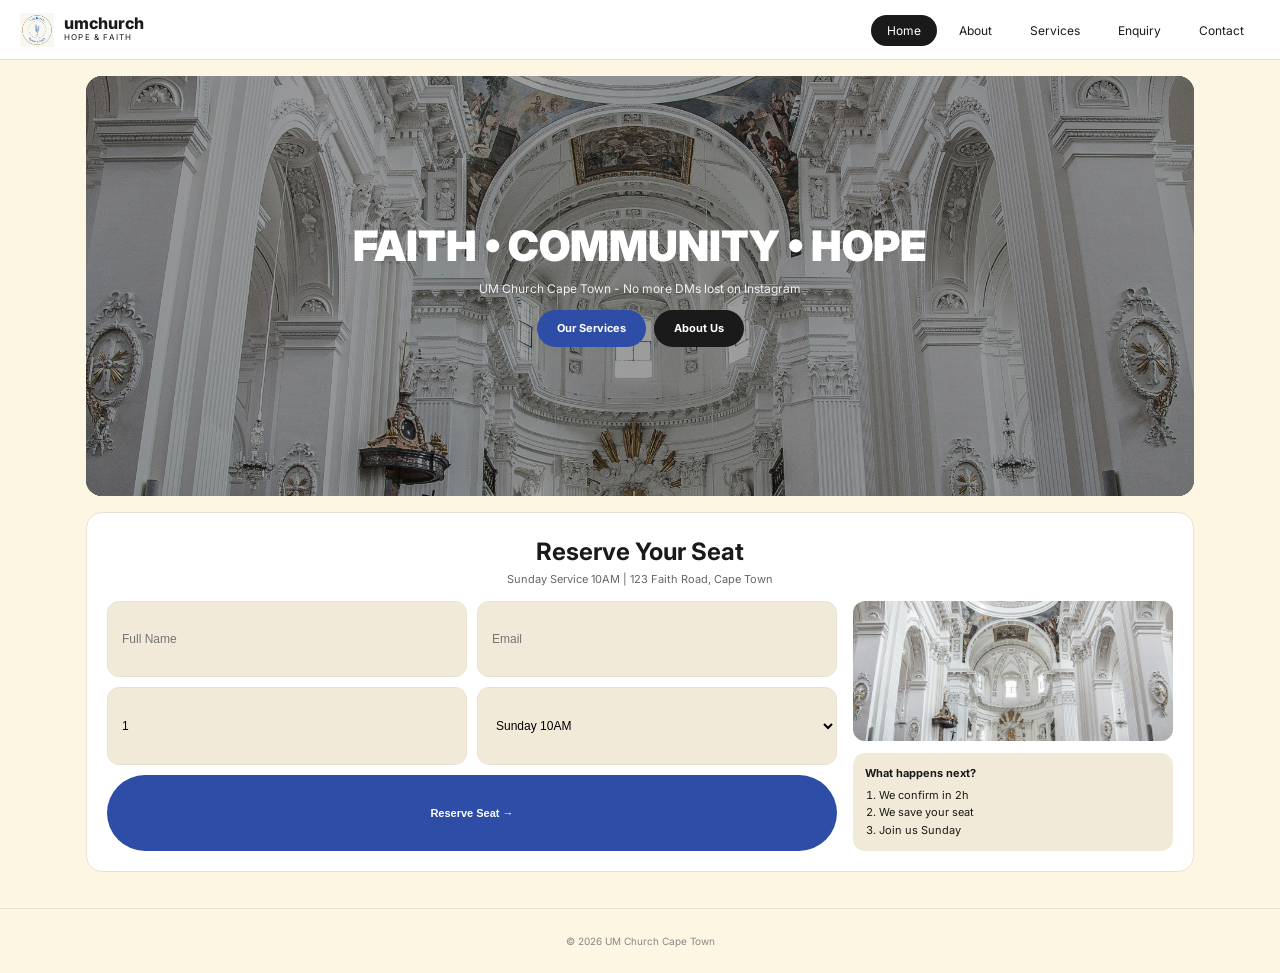
<file: index.html>
<!DOCTYPE html><html lang="en"><head><meta charset="UTF-8"><meta name="viewport" content="width=device-width, initial-scale=1.0">
<title>Home | UM Church Cape Town</title><link rel="stylesheet" href="css/styles.css"></head><body>
<header><div class="brand"><img src="Images/logo.png" class="logo" alt="Logo"><div><h1>umchurch</h1><span>hope & faith</span></div></div>
<nav><ul><li><a href="index.html" class="active">Home</a></li><li><a href="about.html">About</a></li><li><a href="services.html">Services</a></li><li><a href="enquiry.html">Enquiry</a></li><li><a href="contact.html">Contact</a></li></ul></nav></header>
<main><div class="hero"><img src="Images/church.jpg" class="hero-image" alt="Church Interior"><div class="hero-text"><h1>FAITH • COMMUNITY • HOPE</h1><p>UM Church Cape Town - No more DMs lost on Instagram</p><div style="display:flex;gap:8px"><a href="services.html" class="btn btn-blue">Our Services</a><a href="about.html" class="btn btn-dark">About Us</a></div></div></div>
<div class="reserve-box"><h2 style="text-align:center">Reserve Your Seat</h2><p style="text-align:center;font-size:11px;color:#666;margin-bottom:12px">Sunday Service 10AM | 123 Faith Road, Cape Town</p>
<div class="reserve-grid"><div class="inputs"><input id="rName" type="text" placeholder="Full Name" required><input id="rEmail" type="email" placeholder="Email" required><input id="rSeats" type="number" placeholder="Seats" min="1" value="1" required><select><option>Sunday 10AM</option><option>Wednesday 6PM</option></select><button class="btn btn-blue full" style="padding:14px" onclick="reserveSeat()">Reserve Seat →</button></div>
<div class="right-col"><img src="Images/church.jpg" alt="Church"><div class="info-box"><b>What happens next?</b><ol style="padding-left:14px;margin-top:4px"><li>We confirm in 2h</li><li>We save your seat</li><li>Join us Sunday</li></ol></div></div></div></div></main>
<footer>© 2026 UM Church Cape Town</footer>
<script>function reserveSeat(){const n=document.getElementById('rName').value,e=document.getElementById('rEmail').value;if(!n||!e){alert('Please fill name and email');return}alert('Thank you '+n+'! Seat reserved for Sunday 10AM. Check your email: '+e);}</script>
</body></html>
</file>
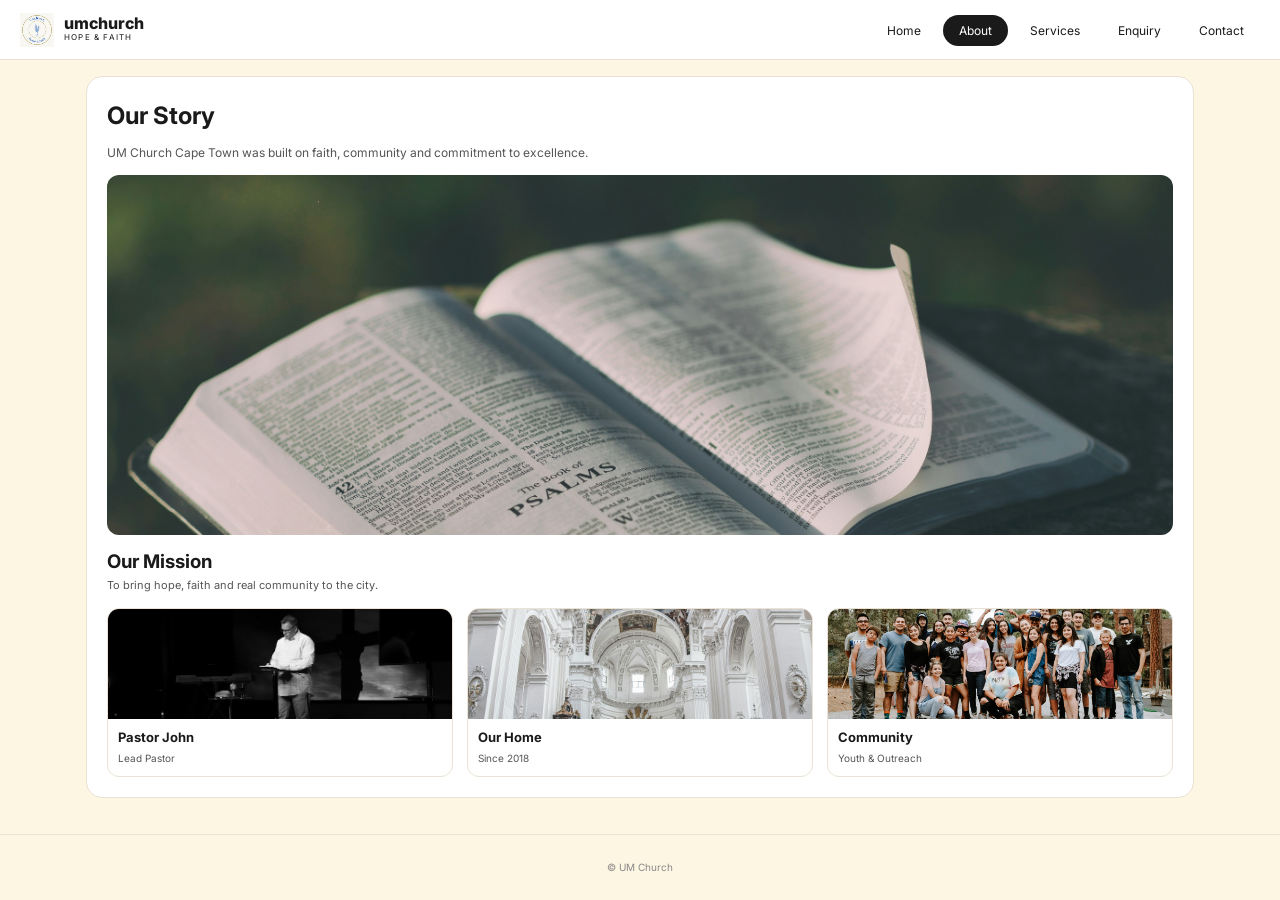
<file: about.html>
<!DOCTYPE html><html lang="en"><head><meta charset="UTF-8"><meta name="viewport" content="width=device-width, initial-scale=1.0"><title>About | UM Church</title><link rel="stylesheet" href="css/styles.css"></head><body>
<header><div class="brand"><img src="Images/logo.png" class="logo"><div><h1>umchurch</h1><span>hope & faith</span></div></div><nav><ul><li><a href="index.html">Home</a></li><li><a href="about.html" class="active">About</a></li><li><a href="services.html">Services</a></li><li><a href="enquiry.html">Enquiry</a></li><li><a href="contact.html">Contact</a></li></ul></nav></header>
<main><div class="content-card"><h2>Our Story</h2><p style="font-size:12px;color:#555;margin:8px 0">UM Church Cape Town was built on faith, community and commitment to excellence.</p><img src="Images/bible.jpg" style="width:100%;height:360px;border-radius:12px;margin:12px 0"><h3>Our Mission</h3><p style="font-size:11px;color:#555">To bring hope, faith and real community to the city.</p><div class="image-grid"><div><img src="Images/preach.jpg"><h3>Pastor John</h3><p>Lead Pastor</p></div><div><img src="Images/church.jpg"><h3>Our Home</h3><p>Since 2018</p></div><div><img src="Images/youth.jpg"><h3>Community</h3><p>Youth & Outreach</p></div></div></div></main><footer>© UM Church</footer></body></html>
</file>
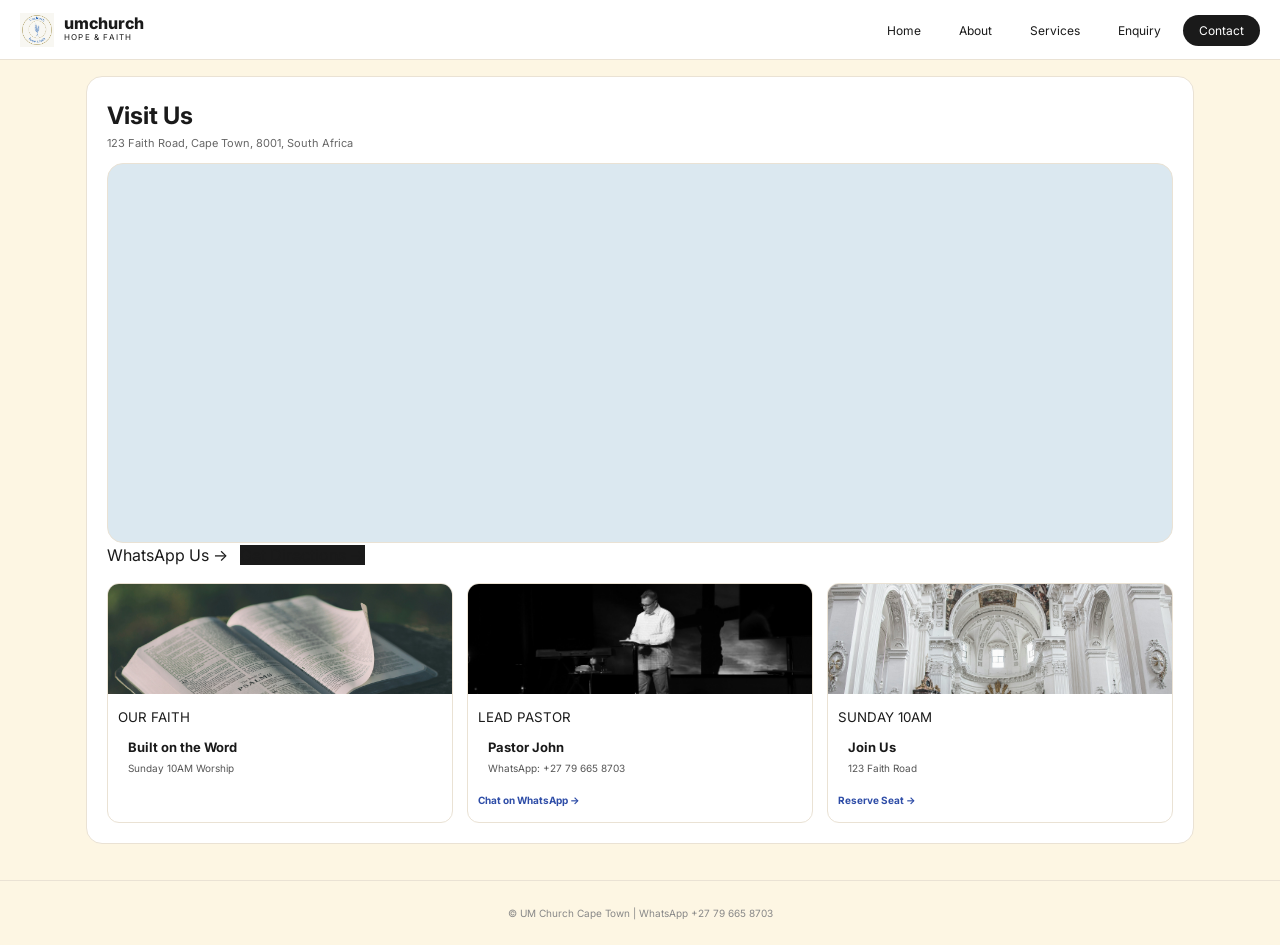
<file: contact.html>
<!DOCTYPE html><html lang="en"><head><meta charset="UTF-8"><meta name="viewport" content="width=device-width, initial-scale=1.0">
<title>Contact | UM Church Cape Town</title><link rel="stylesheet" href="css/styles.css"></head><body>
<header><div class="brand"><img src="Images/logo.png" class="logo" alt="Logo"><div><h1>umchurch</h1><span>hope & faith</span></div></div>
<nav><ul><li><a href="index.html">Home</a></li><li><a href="about.html">About</a></li><li><a href="services.html">Services</a></li><li><a href="enquiry.html">Enquiry</a></li><li><a href="contact.html" class="active">Contact</a></li></ul></nav></header>
<main>
<div class="content-card">
<h2>Visit Us</h2>
<p style="font-size:11px;color:#666;margin-bottom:10px">123 Faith Road, Cape Town, 8001, South Africa</p>
<div class="map"><iframe src="https://www.google.com/maps?q=123+Faith+Road+Cape+Town&z=14&hl=en&output=embed" loading="lazy"></iframe></div>
<a href="https://wa.me/27796658703" target="_blank" class="btn-directions" style="margin:14px 8px 18px 0">WhatsApp Us →</a>
<a href="https://maps.google.com/?q=123+Faith+Road+Cape+Town&hl=en" target="_blank" class="btn-directions" style="margin:14px 0 18px 0;background:var(--dark);border-color:var(--dark)">Get Directions →</a>
<div class="image-grid">
<div><img src="Images/bible.jpg" alt="Bible"><div style="padding:10px"><small>OUR FAITH</small><h3>Built on the Word</h3><p>Sunday 10AM Worship</p></div></div>
<div><img src="Images/preach.jpg" alt="Pastor"><div style="padding:10px"><small>LEAD PASTOR</small><h3>Pastor John</h3><p>WhatsApp: +27 79 665 8703</p><a href="https://wa.me/27796658703" style="font-size:10px;color:var(--blue2);font-weight:700">Chat on WhatsApp →</a></div></div>
<div><img src="Images/church.jpg" alt="Church"><div style="padding:10px"><small>SUNDAY 10AM</small><h3>Join Us</h3><p>123 Faith Road</p><a href="enquiry.html" style="font-size:10px;color:var(--blue2);font-weight:700">Reserve Seat →</a></div></div>
</div>
</div>
</main>
<footer>© UM Church Cape Town | WhatsApp +27 79 665 8703</footer>
</body></html>
</file>
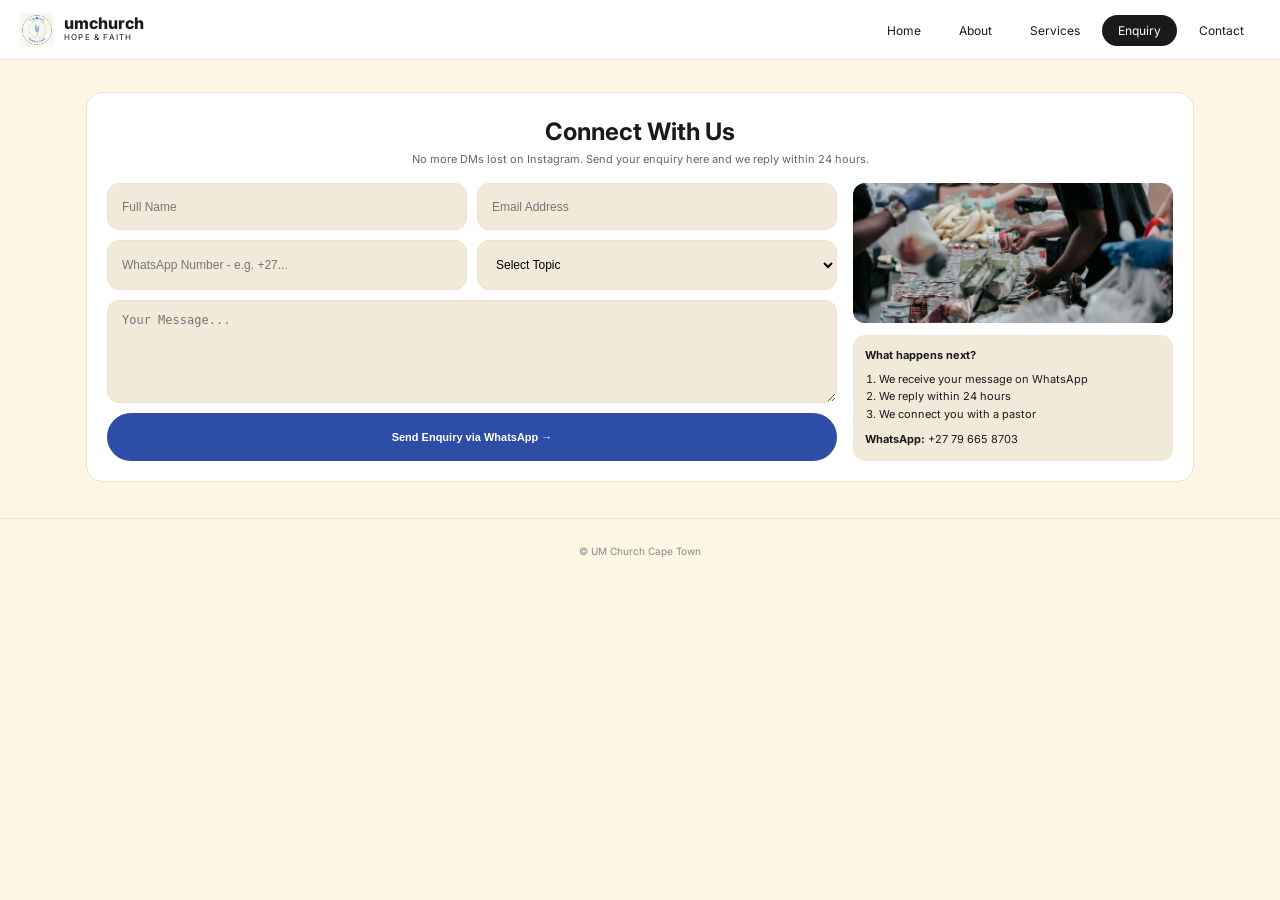
<file: enquiry.html>
<!DOCTYPE html><html lang="en"><head><meta charset="UTF-8"><meta name="viewport" content="width=device-width, initial-scale=1.0">
<title>Enquiry | UM Church Cape Town</title><link rel="stylesheet" href="css/styles.css"></head><body>
<header><div class="brand"><img src="Images/logo.png" class="logo" alt="Logo"><div><h1>umchurch</h1><span>hope & faith</span></div></div>
<nav><ul><li><a href="index.html">Home</a></li><li><a href="about.html">About</a></li><li><a href="services.html">Services</a></li><li><a href="enquiry.html" class="active">Enquiry</a></li><li><a href="contact.html">Contact</a></li></ul></nav></header>
<main>
<div class="reserve-box">
<h2 style="text-align:center">Connect With Us</h2>
<p style="text-align:center;font-size:11px;color:#666;margin-bottom:14px">No more DMs lost on Instagram. Send your enquiry here and we reply within 24 hours.</p>
<div class="reserve-grid">
<form class="inputs" id="enqForm">
<input type="text" id="name" placeholder="Full Name" required>
<input type="email" id="email" placeholder="Email Address" required>
<input type="tel" id="whats" placeholder="WhatsApp Number - e.g. +27..." required>
<select id="topic" required><option value="">Select Topic</option><option>Sunday Service</option><option>Youth Group</option><option>Prayer & Visit</option><option>Volunteering</option></select>
<textarea class="full" id="msg" rows="5" placeholder="Your Message..." required></textarea>
<button type="submit" class="btn btn-blue full" style="padding:14px">Send Enquiry via WhatsApp →</button>
</form>
<div class="right-col">
<img src="Images/outreach.jpg" alt="Outreach">
<div class="info-box"><b>What happens next?</b><ol style="padding-left:14px;margin-top:6px"><li>We receive your message on WhatsApp</li><li>We reply within 24 hours</li><li>We connect you with a pastor</li></ol><p style="margin-top:8px"><b>WhatsApp:</b> +27 79 665 8703</p></div>
</div>
</div>
</div>
</main>
<footer>© UM Church Cape Town</footer>
<script>
document.getElementById('enqForm').addEventListener('submit',function(e){
 e.preventDefault();
 const n=document.getElementById('name').value;
 const t=document.getElementById('topic').value;
 const m=document.getElementById('msg').value;
 const text=`Hello UM Church!%0AName: ${n}%0ATopic: ${t}%0AMessage: ${m}`;
 window.open(`https://wa.me/27796658703?text=${text}`,'_blank');
 alert('Thank you '+n+'! Your enquiry was sent to WhatsApp +27 79 665 8703');
 e.target.reset();
});
</script>
</body></html>
</file>
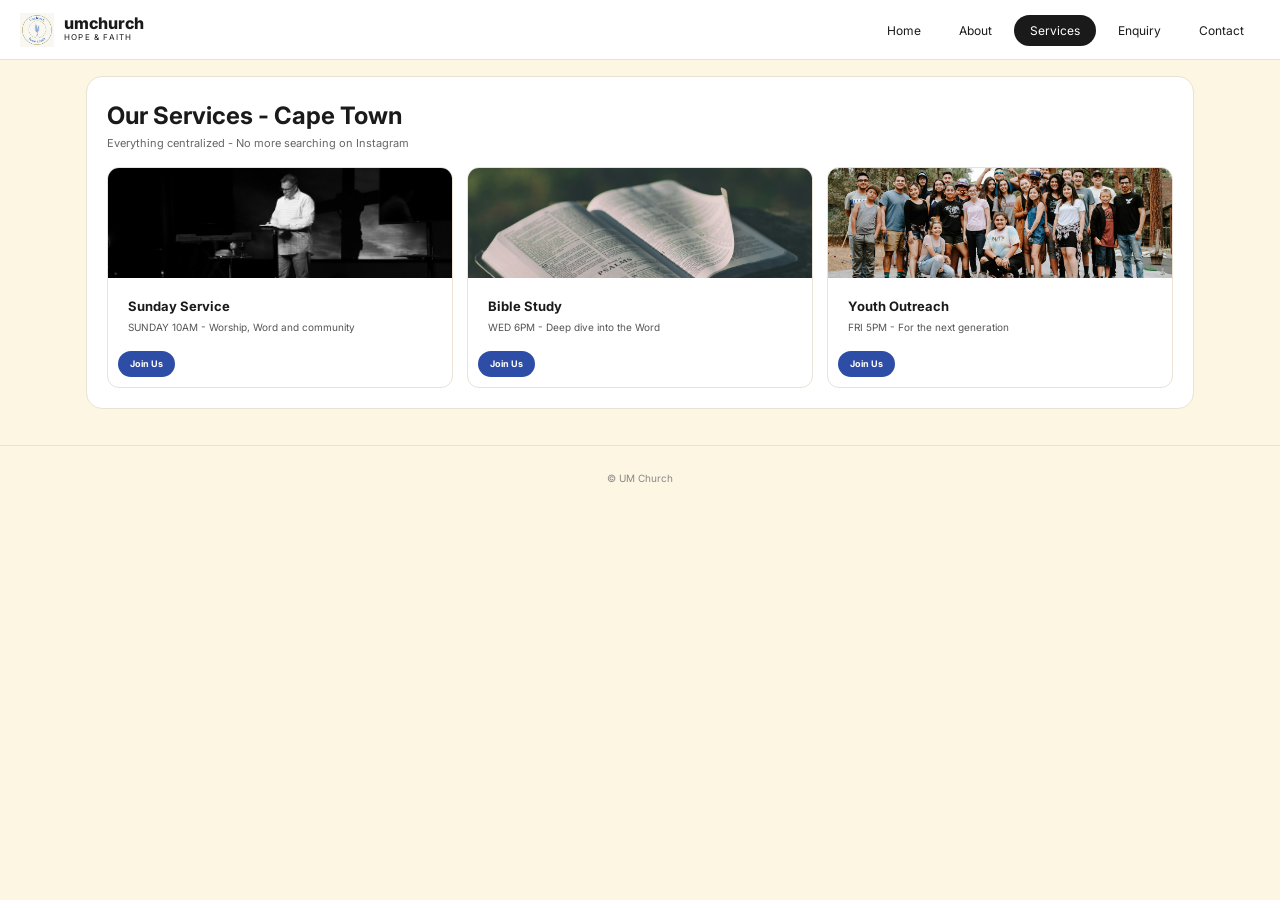
<file: services.html>
<!DOCTYPE html><html lang="en"><head><meta charset="UTF-8"><meta name="viewport" content="width=device-width, initial-scale=1.0"><title>Services | UM Church</title><link rel="stylesheet" href="css/styles.css"></head><body>
<header><div class="brand"><img src="Images/logo.png" class="logo"><div><h1>umchurch</h1><span>hope & faith</span></div></div><nav><ul><li><a href="index.html">Home</a></li><li><a href="about.html">About</a></li><li><a href="services.html" class="active">Services</a></li><li><a href="enquiry.html">Enquiry</a></li><li><a href="contact.html">Contact</a></li></ul></nav></header>
<main><div class="content-card"><h2>Our Services - Cape Town</h2><p style="font-size:11px;color:#666">Everything centralized - No more searching on Instagram</p>
<div class="service-cards"><div class="service-card"><img src="Images/preach.jpg"><div style="padding:10px"><h3>Sunday Service</h3><p>SUNDAY 10AM - Worship, Word and community</p><a href="enquiry.html" class="btn btn-blue" style="margin-top:6px;padding:6px 12px;font-size:9px">Join Us</a></div></div><div class="service-card"><img src="Images/bible.jpg"><div style="padding:10px"><h3>Bible Study</h3><p>WED 6PM - Deep dive into the Word</p><a href="enquiry.html" class="btn btn-blue" style="margin-top:6px;padding:6px 12px;font-size:9px">Join Us</a></div></div><div class="service-card"><img src="Images/youth.jpg"><div style="padding:10px"><h3>Youth Outreach</h3><p>FRI 5PM - For the next generation</p><a href="enquiry.html" class="btn btn-blue" style="margin-top:6px;padding:6px 12px;font-size:9px">Join Us</a></div></div></div></div></main><footer>© UM Church</footer></body></html>
</file>
<file: css/styles.css>
/* RUBRIC 2.2 Variables + Grid + Flex | 3.1 Responsive PC/Tablet/Mobile | 3.3 Paleta Logo */
@import url('https://fonts.googleapis.com/css2?family=Inter:wght@400;600;700;800;900&display=swap');
:root{
  --bg:#FDF6E3; --dark:#1A1A1A; --beige:#EBDCC8; --beige2:#F2EAD9;
  --line:#EAE2D4; --blue:#1E2E5A; --blue2:#2E4DA7; --white:#fff; --radius:16px;
}
*{margin:0;padding:0;box-sizing:border-box}
body{background:var(--bg);font-family:'Inter',sans-serif;color:var(--dark);line-height:1.6}
img{max-width:100%;display:block;object-fit:cover}
a{text-decoration:none;color:inherit}
main{max-width:1140px;margin:0 auto;padding:16px;width:100%}

/* HEADER FLEX - RUBRIC 2.2 */
header{height:60px;background:var(--white);border-bottom:1px solid var(--line);display:flex;justify-content:space-between;align-items:center;padding:0 20px;position:sticky;top:0;z-index:100}
.brand{display:flex;gap:10px;align-items:center}
.logo{width:34px;height:34px;object-fit:contain}
.brand h1{font-size:16px;font-weight:800;line-height:1}.brand span{font-size:8px;letter-spacing:.15em;display:block;text-transform:uppercase}
nav ul{list-style:none;display:flex;gap:6px}
nav a{font-size:12px;padding:8px 16px;border-radius:999px;transition:.2s}
nav a:hover{background:var(--beige2)}
nav a.active{background:var(--dark);color:#fff}

/* HERO + GRID + FLEX */
.hero{position:relative;height:420px;border-radius:var(--radius);overflow:hidden;background:var(--dark);display:flex;align-items:center;justify-content:center}
.hero-image{position:absolute;inset:0;width:100%;height:100%}.hero::after{content:'';position:absolute;inset:0;background:rgba(0,0,0,.38)}
.hero-text{position:relative;z-index:2;color:#fff;text-align:center;display:flex;flex-direction:column;align-items:center;gap:12px;padding:16px}
.hero-text h1{font-size:42px;font-weight:900;line-height:1}.hero-text p{font-size:12px;max-width:420px;opacity:.9}
.btn{padding:10px 20px;border-radius:999px;font-size:11px;font-weight:700;border:0;cursor:pointer;transition:.2s;display:inline-block}
.btn-blue{background:var(--blue2);color:#fff}.btn-blue:hover{background:var(--blue);transform:translateY(-1px)}
.btn-dark{background:var(--dark);color:#fff}
.reserve-box{background:var(--white);border:1px solid var(--line);border-radius:var(--radius);padding:20px;margin-top:16px}
.reserve-grid{display:grid;grid-template-columns:1fr 320px;gap:16px}
.inputs{display:grid;grid-template-columns:1fr 1fr;gap:10px}
.inputs input,.inputs select,.inputs textarea{padding:12px 14px;border:1px solid var(--line);background:var(--beige2);border-radius:12px;font-size:12px;width:100%;outline:none}
.inputs input:focus,.inputs select:focus,.inputs textarea:focus{border-color:var(--blue2);background:#fff}
.full{grid-column:1 / span 2}
.right-col{display:flex;flex-direction:column;gap:12px}.right-col img{height:140px;border-radius:12px}
.info-box{background:var(--beige2);border-radius:12px;padding:12px;font-size:11px;line-height:1.6}
.content-card{background:var(--white);border:1px solid var(--line);border-radius:var(--radius);padding:20px}
.image-grid{display:grid;grid-template-columns:repeat(3,1fr);gap:14px;margin-top:14px}
.image-grid>div,.service-card{background:var(--white);border:1px solid var(--line);border-radius:12px;overflow:hidden;transition:.2s}
.image-grid>div:hover,.service-card:hover{transform:translateY(-2px);box-shadow:0 8px 20px rgba(0,0,0,.06)}
.image-grid img,.service-card img{width:100%;height:110px !important}
.image-grid h3,.service-card h3{font-size:13px;padding:8px 10px 2px}.image-grid p,.service-card p{font-size:10px;padding:0 10px 10px;color:#555}
.service-cards{display:grid;grid-template-columns:repeat(3,1fr);gap:14px;margin-top:14px}
.map{width:100%;height:380px;border-radius:var(--radius);overflow:hidden;border:1px solid var(--line);background:#dbe8f0}.map iframe{width:100%;height:100%;border:0}
footer{text-align:center;padding:24px;font-size:10px;color:#888;border-top:1px solid var(--line);margin-top:20px}

/* RUBRIC 3.1 - BREAKPOINTS PC / TABLET / MOBILE */
@media(max-width:1024px){ .reserve-grid{grid-template-columns:1fr 280px} .image-grid,.service-cards{grid-template-columns:repeat(2,1fr)} } /* TABLET */
@media(max-width:768px){ header{flex-wrap:wrap;height:auto;padding:12px;gap:10px} .reserve-grid{grid-template-columns:1fr} .inputs{grid-template-columns:1fr} .full{grid-column:1} .hero{height:320px} .hero-text h1{font-size:28px} .map{height:280px !important} } /* MOBILE */
@media(max-width:480px){ .image-grid,.service-cards{grid-template-columns:1fr} .image-grid img,.service-card img{height:180px !important} main{padding:10px} } /* SMALL MOBILE */
</file>
